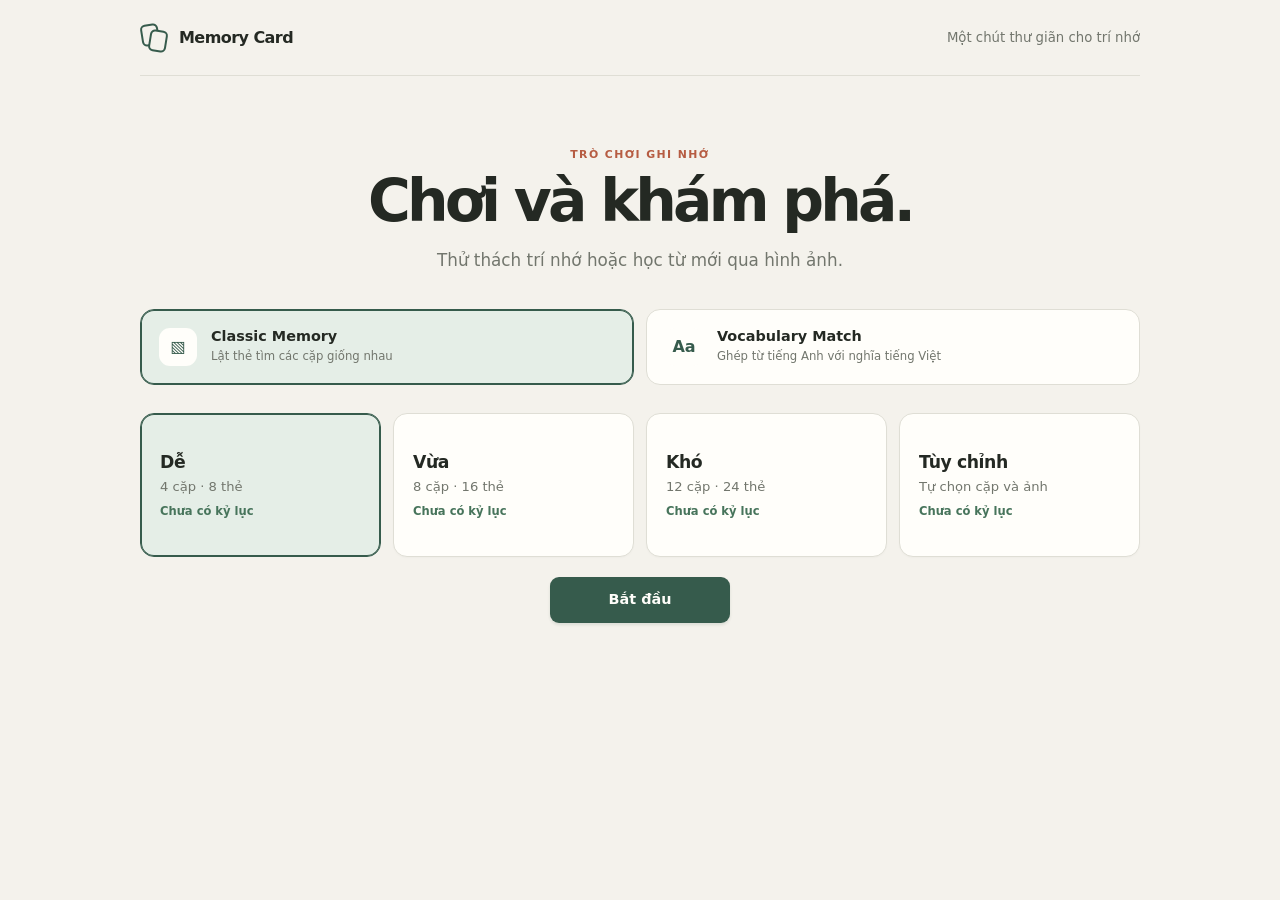
<file: index.html>
<!DOCTYPE html>
<html lang="vi">
<head>
  <meta charset="UTF-8">
  <meta name="viewport" content="width=device-width, initial-scale=1, viewport-fit=cover">
  <title>Memory Card</title>
  <link rel="stylesheet" href="Style.css">
</head>
<body>
  <main class="app">
    <header class="app-header">
      <div class="brand" aria-label="Memory Card">
        <span class="brand-mark" aria-hidden="true"><span></span><span></span></span>
        <span>Memory Card</span>
      </div>
      <span class="header-note">Một chút thư giãn cho trí nhớ</span>
    </header>

    <!-- Màn hình chọn độ khó -->
    <section id="menu-screen" class="screen">
      <div class="page-intro">
        <p class="eyebrow">TRÒ CHƠI GHI NHỚ</p>
        <h1 class="title">Chơi và khám phá.</h1>
        <p class="lead">Thử thách trí nhớ hoặc học từ mới qua hình ảnh.</p>
      </div>

      <div class="game-mode-switch" role="radiogroup" aria-label="Chọn trò chơi">
        <button type="button" class="game-mode-choice is-selected" role="radio" aria-checked="true" data-game-mode="classic">
          <span class="game-mode-icon" aria-hidden="true">▧</span>
          <span><strong>Classic Memory</strong><small>Lật thẻ tìm các cặp giống nhau</small></span>
        </button>
        <button type="button" class="game-mode-choice" role="radio" aria-checked="false" data-game-mode="vocabulary">
          <span class="game-mode-icon" aria-hidden="true">Aa</span>
          <span><strong>Vocabulary Match</strong><small>Ghép từ tiếng Anh với nghĩa tiếng Việt</small></span>
        </button>
      </div>

      <div id="classic-mode-settings">
        <div class="modes" role="radiogroup" aria-label="Độ khó">
        <button type="button" class="mode is-selected" role="radio" aria-checked="true" data-mode="easy">
          <span class="mode-name">Dễ</span>
          <span class="mode-info">4 cặp · 8 thẻ</span>
          <span class="mode-best" data-best="easy">Chưa có kỷ lục</span>
        </button>
        <button type="button" class="mode" role="radio" aria-checked="false" data-mode="medium">
          <span class="mode-name">Vừa</span>
          <span class="mode-info">8 cặp · 16 thẻ</span>
          <span class="mode-best" data-best="medium">Chưa có kỷ lục</span>
        </button>
        <button type="button" class="mode" role="radio" aria-checked="false" data-mode="hard">
          <span class="mode-name">Khó</span>
          <span class="mode-info">12 cặp · 24 thẻ</span>
          <span class="mode-best" data-best="hard">Chưa có kỷ lục</span>
        </button>
        <button type="button" class="mode" role="radio" aria-checked="false" data-mode="custom">
          <span class="mode-name">Tùy chỉnh</span>
          <span class="mode-info">Tự chọn cặp và ảnh</span>
          <span class="mode-best" data-best="custom">Chưa có kỷ lục</span>
        </button>
        </div>

        <button type="button" id="start-btn" class="btn btn-primary">Bắt đầu</button>

        <section id="custom-settings" class="custom-settings" aria-labelledby="custom-title" hidden>
        <div class="custom-heading">
          <div>
            <p class="eyebrow">TẠO VÁN CHƠI CỦA BẠN</p>
            <h2 id="custom-title">Chế độ tùy chỉnh</h2>
          </div>
          <span class="private-note">Ảnh chỉ lưu trên thiết bị này</span>
        </div>
        <div class="custom-config">
          <div class="custom-field">
            <label for="custom-pairs">Số cặp thẻ</label>
            <input id="custom-pairs" type="number" min="2" max="30" value="4" inputmode="numeric">
            <span class="field-help">Từ 2 đến 30 cặp</span>
          </div>
          <div class="custom-field upload-field">
            <label for="custom-files">Ảnh của bạn</label>
            <input id="custom-files" type="file" accept=".jpg,.jpeg,.png,.webp,image/jpeg,image/png,image/webp" multiple>
            <span class="field-help">JPG, PNG hoặc WEBP · tối đa 5 MB mỗi ảnh, 30 MB tổng</span>
          </div>
        </div>
        <div class="upload-summary">
          <p id="custom-image-count" class="custom-hint" aria-live="polite">Đã chọn 0 ảnh.</p>
          <p id="custom-message" class="custom-message" aria-live="polite"></p>
        </div>
        <section class="preview-section" aria-labelledby="preview-title">
          <div class="custom-preview-header">
            <h3 id="preview-title">Ảnh đã chọn</h3>
            <button type="button" id="clear-images-btn" class="btn btn-ghost btn-small">Xóa tất cả</button>
          </div>
          <ul id="custom-preview" class="custom-preview"></ul>
        </section>
        <p id="custom-error" class="custom-error" role="alert"></p>
        <div class="actions">
          <button type="button" id="custom-start-btn" class="btn btn-primary">Start Game</button>
          <button type="button" id="custom-back-btn" class="btn btn-ghost">Quay lại chọn chế độ</button>
        </div>
        </section>
      </div>

      <section id="vocabulary-settings" class="vocabulary-settings" aria-label="Cài đặt Vocabulary Match" hidden>
        <div class="vocab-mode-tabs" role="radiogroup" aria-label="Nguồn từ vựng">
          <button type="button" class="vocab-mode-tab is-selected" role="radio" aria-checked="true" data-vocab-source="random">Từ vựng ngẫu nhiên</button>
          <button type="button" class="vocab-mode-tab" role="radio" aria-checked="false" data-vocab-source="custom">Bộ từ của tôi</button>
        </div>

        <section id="random-vocab-panel" class="vocab-panel">
          <div class="vocab-panel-heading">
            <div><p class="eyebrow">LUYỆN TẬP THEO CHỦ ĐỀ</p><h2>Chọn bộ từ</h2></div>
            <p class="panel-description">Tìm từ tiếng Anh khớp với nghĩa và hình minh họa.</p>
          </div>
          <div class="vocab-config">
            <div class="custom-field">
              <label for="vocab-topic">Chủ đề</label>
              <select id="vocab-topic"></select>
            </div>
            <div class="custom-field">
              <label for="vocab-difficulty">Độ khó</label>
              <select id="vocab-difficulty">
                <option value="easy">Dễ · 5 từ</option>
                <option value="medium">Vừa · 8 từ</option>
                <option value="hard">Khó · 12 từ</option>
              </select>
            </div>
            <div class="custom-field">
              <label for="vocab-count">Số từ</label>
              <input id="vocab-count" type="number" min="2" max="12" value="5" inputmode="numeric">
              <span class="field-help">Từ 2 đến 12 từ mỗi lượt</span>
            </div>
          </div>
          <p id="random-vocab-error" class="custom-error" role="alert"></p>
          <div class="actions">
            <button type="button" id="random-vocab-start" class="btn btn-primary">Bắt đầu học</button>
          </div>
        </section>

        <section id="custom-vocab-panel" class="vocab-panel" hidden>
          <div class="vocab-panel-heading">
            <div><p class="eyebrow">TẠO NỘI DUNG CỦA RIÊNG BẠN</p><h2>Quản lý bộ từ</h2></div>
            <p class="panel-description">Bộ từ và nghĩa được lưu trên thiết bị này.</p>
          </div>

          <div class="deck-create">
            <div class="custom-field">
              <label for="new-vocab-deck-name">Tên bộ từ mới</label>
              <input id="new-vocab-deck-name" type="text" maxlength="60" placeholder="Ví dụ: Từ vựng du lịch">
            </div>
            <button type="button" id="create-vocab-deck" class="btn btn-ghost">Tạo bộ từ</button>
          </div>
          <div class="custom-field deck-select-field">
            <label for="vocab-deck-select">Bộ từ đang chỉnh sửa</label>
            <div class="deck-select-row">
              <select id="vocab-deck-select"></select>
              <button type="button" id="delete-vocab-deck" class="btn btn-ghost">Xóa bộ từ</button>
            </div>
          </div>

          <form id="vocabulary-form" class="vocab-entry-form">
            <h3 id="vocab-form-title">Thêm từ vựng</h3>
            <div class="vocab-entry-fields">
              <div class="custom-field">
                <label for="vocab-english">English Word <span aria-hidden="true">*</span></label>
                <input id="vocab-english" type="text" maxlength="80" required placeholder="Ví dụ: apple">
              </div>
              <div class="custom-field">
                <label for="vocab-meaning">Vietnamese Meaning <span aria-hidden="true">*</span></label>
                <input id="vocab-meaning" type="text" maxlength="160" required placeholder="Ví dụ: Quả táo">
              </div>
            </div>
            <div class="custom-field vocab-image-field">
              <label for="vocab-image">Ảnh minh họa (không bắt buộc)</label>
              <input id="vocab-image" type="file" accept=".jpg,.jpeg,.png,.webp,image/jpeg,image/png,image/webp">
              <div id="vocab-image-preview" class="vocab-image-preview" hidden></div>
              <span class="field-help">JPG, PNG hoặc WEBP · tối đa 5 MB. Ảnh được lưu cục bộ trong trình duyệt.</span>
            </div>
            <div class="actions form-actions">
              <button type="submit" id="save-vocab-word" class="btn btn-primary">Add Vocabulary</button>
              <button type="button" id="cancel-vocab-edit" class="btn btn-ghost" hidden>Hủy chỉnh sửa</button>
            </div>
            <p id="vocab-manager-error" class="custom-error" role="alert"></p>
          </form>

          <div class="vocab-list-heading">
            <h3>Từ trong bộ <span id="vocab-word-count">(0)</span></h3>
            <button type="button" id="preview-vocab-deck" class="btn btn-ghost btn-small">Xem trước</button>
          </div>
          <ul id="vocab-word-list" class="vocab-word-list"></ul>
          <div id="vocab-deck-preview" class="vocab-deck-preview" hidden></div>
          <p id="vocab-preview-error" class="custom-error" role="alert"></p>
          <p id="vocab-storage-status" class="storage-status" aria-live="polite"></p>
          <div class="actions">
            <button type="button" id="custom-vocab-start" class="btn btn-primary">Chơi bộ từ này</button>
          </div>
        </section>
      </section>
    </section>

    <!-- Màn hình chơi -->
    <section id="game-screen" class="screen" hidden>
      <div class="game-heading">
        <div>
          <p class="eyebrow">TẬP TRUNG MỘT CHÚT</p>
          <h1 class="game-title">Tìm những cặp giống nhau.</h1>
        </div>
        <span class="game-hint">Chọn hai thẻ mỗi lượt</span>
      </div>
      <div class="stats" aria-live="off">
        <div class="stat"><span class="stat-label">Lượt</span><span class="stat-value" id="stat-moves">0</span></div>
        <div class="stat"><span class="stat-label">Thời gian</span><span class="stat-value" id="stat-time">00:00</span></div>
        <div class="stat"><span class="stat-label">Cặp</span><span class="stat-value" id="stat-pairs">0/0</span></div>
        <div class="stat"><span class="stat-label">Chính xác</span><span class="stat-value" id="stat-accuracy">0%</span></div>
      </div>

      <div id="board" class="board" data-mode="easy"></div>

      <div class="actions">
        <button type="button" id="restart-btn" class="btn btn-primary">Chơi lại</button>
        <button type="button" id="menu-btn" class="btn btn-ghost">Đổi độ khó</button>
      </div>
    </section>

    <section id="vocabulary-game-screen" class="screen vocabulary-game-screen" hidden>
      <div class="game-heading">
        <div><p class="eyebrow">VOCABULARY MATCH</p><h1 id="vocab-game-title" class="game-title">Ghép từ và nghĩa.</h1></div>
        <span class="game-hint">Lật hai thẻ để tìm từ và nghĩa tương ứng</span>
      </div>
      <div class="vocab-stats stats" aria-live="off">
        <div class="stat"><span class="stat-label">Tổng cặp</span><span class="stat-value" id="vocab-stat-total">0</span></div>
        <div class="stat"><span class="stat-label">Đã ghép</span><span class="stat-value" id="vocab-stat-matched">0</span></div>
        <div class="stat"><span class="stat-label">Lượt ghép</span><span class="stat-value" id="vocab-stat-attempts">0</span></div>
        <div class="stat"><span class="stat-label">Cặp đúng</span><span class="stat-value" id="vocab-stat-correct">0</span></div>
        <div class="stat"><span class="stat-label">Chính xác</span><span class="stat-value" id="vocab-stat-accuracy">0%</span></div>
        <div class="stat"><span class="stat-label">Thời gian</span><span class="stat-value" id="vocab-stat-time">00:00</span></div>
      </div>
      <section class="vocab-board-section" aria-labelledby="vocab-board-title">
        <div class="vocab-column-heading">
          <h2 id="vocab-board-title">Các thẻ từ vựng</h2>
          <span id="vocab-cards-remaining" class="column-count"></span>
        </div>
        <div id="vocab-card-board" class="vocab-card-board"></div>
      </section>
      <div class="actions vocab-game-actions">
        <button type="button" id="vocab-restart-btn" class="btn btn-primary">Chơi lại</button>
        <button type="button" id="vocab-menu-btn" class="btn btn-ghost">Về bộ từ</button>
      </div>
      <p id="vocab-game-feedback" class="vocab-game-feedback" aria-live="polite"></p>
    </section>
  </main>

  <!-- Thông báo chiến thắng -->
  <div id="win-overlay" class="overlay" hidden>
    <div class="dialog" role="dialog" aria-modal="true" aria-labelledby="win-title">
      <div class="dialog-emoji" aria-hidden="true">🎉</div>
      <p class="eyebrow">HOÀN THÀNH VÁN CHƠI</p>
      <h2 id="win-title">Tuyệt vời!</h2>
      <p id="win-record" class="record" hidden>Kỷ lục mới!</p>
      <dl class="result">
        <div><dt>Lượt</dt><dd id="win-moves">0</dd></div>
        <div><dt>Thời gian</dt><dd id="win-time">00:00</dd></div>
        <div><dt>Chính xác</dt><dd id="win-accuracy">0%</dd></div>
      </dl>
      <p id="win-best" class="best-line"></p>
      <div class="actions">
        <button type="button" id="win-restart-btn" class="btn btn-primary">Chơi lại</button>
        <button type="button" id="win-menu-btn" class="btn btn-ghost">Đổi độ khó</button>
      </div>
    </div>
  </div>

  <div id="vocab-win-overlay" class="overlay" hidden>
    <div class="dialog vocab-dialog" role="dialog" aria-modal="true" aria-labelledby="vocab-win-title">
      <div class="dialog-emoji" aria-hidden="true">✦</div>
      <p class="eyebrow">HOÀN THÀNH BỘ TỪ</p>
      <h2 id="vocab-win-title">Bạn làm rất tốt!</h2>
      <p id="vocab-win-record" class="record" hidden>Kỷ lục mới!</p>
      <dl class="result vocab-result">
        <div><dt>Thời gian</dt><dd id="vocab-win-time">00:00</dd></div>
        <div><dt>Lượt ghép</dt><dd id="vocab-win-attempts">0</dd></div>
        <div><dt>Chính xác</dt><dd id="vocab-win-accuracy">0%</dd></div>
        <div><dt>Đúng</dt><dd id="vocab-win-correct">0/0</dd></div>
      </dl>
      <p id="vocab-win-best" class="best-line"></p>
      <div class="actions">
        <button type="button" id="vocab-win-restart" class="btn btn-primary">Chơi lại</button>
        <button type="button" id="vocab-win-menu" class="btn btn-ghost">Về bộ từ</button>
      </div>
    </div>
  </div>

  <script src="Script.js"></script>
</body>
</html>
</file>
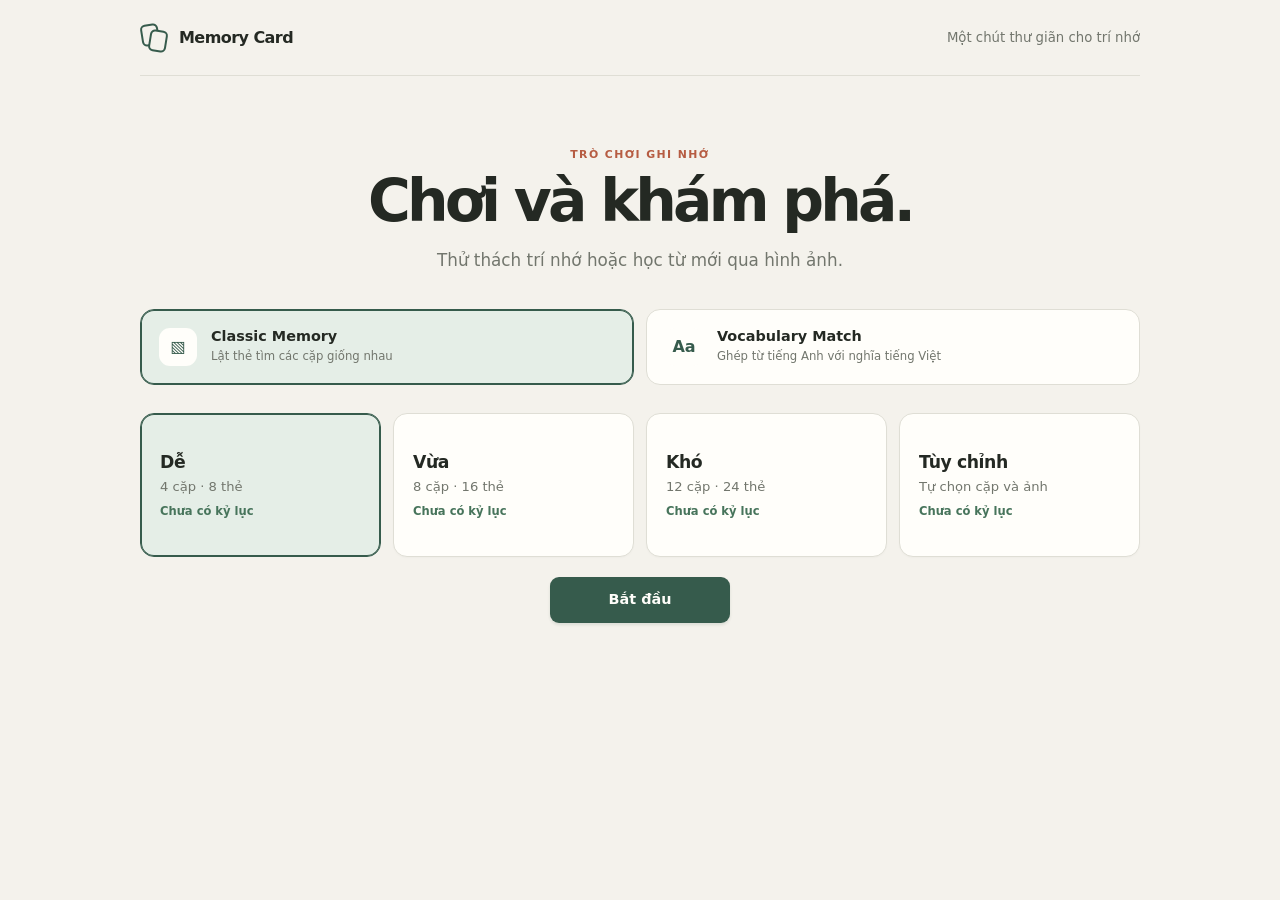
<file: Index.html>
<!DOCTYPE html>
<html lang="vi">
<head>
  <meta charset="UTF-8">
  <meta name="viewport" content="width=device-width, initial-scale=1, viewport-fit=cover">
  <title>Memory Card</title>
  <link rel="stylesheet" href="Style.css">
</head>
<body>
  <main class="app">
    <header class="app-header">
      <div class="brand" aria-label="Memory Card">
        <span class="brand-mark" aria-hidden="true"><span></span><span></span></span>
        <span>Memory Card</span>
      </div>
      <span class="header-note">Một chút thư giãn cho trí nhớ</span>
    </header>

    <!-- Màn hình chọn độ khó -->
    <section id="menu-screen" class="screen">
      <div class="page-intro">
        <p class="eyebrow">TRÒ CHƠI GHI NHỚ</p>
        <h1 class="title">Chơi và khám phá.</h1>
        <p class="lead">Thử thách trí nhớ hoặc học từ mới qua hình ảnh.</p>
      </div>

      <div class="game-mode-switch" role="radiogroup" aria-label="Chọn trò chơi">
        <button type="button" class="game-mode-choice is-selected" role="radio" aria-checked="true" data-game-mode="classic">
          <span class="game-mode-icon" aria-hidden="true">▧</span>
          <span><strong>Classic Memory</strong><small>Lật thẻ tìm các cặp giống nhau</small></span>
        </button>
        <button type="button" class="game-mode-choice" role="radio" aria-checked="false" data-game-mode="vocabulary">
          <span class="game-mode-icon" aria-hidden="true">Aa</span>
          <span><strong>Vocabulary Match</strong><small>Ghép từ tiếng Anh với nghĩa tiếng Việt</small></span>
        </button>
      </div>

      <div id="classic-mode-settings">
        <div class="modes" role="radiogroup" aria-label="Độ khó">
        <button type="button" class="mode is-selected" role="radio" aria-checked="true" data-mode="easy">
          <span class="mode-name">Dễ</span>
          <span class="mode-info">4 cặp · 8 thẻ</span>
          <span class="mode-best" data-best="easy">Chưa có kỷ lục</span>
        </button>
        <button type="button" class="mode" role="radio" aria-checked="false" data-mode="medium">
          <span class="mode-name">Vừa</span>
          <span class="mode-info">8 cặp · 16 thẻ</span>
          <span class="mode-best" data-best="medium">Chưa có kỷ lục</span>
        </button>
        <button type="button" class="mode" role="radio" aria-checked="false" data-mode="hard">
          <span class="mode-name">Khó</span>
          <span class="mode-info">12 cặp · 24 thẻ</span>
          <span class="mode-best" data-best="hard">Chưa có kỷ lục</span>
        </button>
        <button type="button" class="mode" role="radio" aria-checked="false" data-mode="custom">
          <span class="mode-name">Tùy chỉnh</span>
          <span class="mode-info">Tự chọn cặp và ảnh</span>
          <span class="mode-best" data-best="custom">Chưa có kỷ lục</span>
        </button>
        </div>

        <button type="button" id="start-btn" class="btn btn-primary">Bắt đầu</button>

        <section id="custom-settings" class="custom-settings" aria-labelledby="custom-title" hidden>
        <div class="custom-heading">
          <div>
            <p class="eyebrow">TẠO VÁN CHƠI CỦA BẠN</p>
            <h2 id="custom-title">Chế độ tùy chỉnh</h2>
          </div>
          <span class="private-note">Ảnh chỉ lưu trên thiết bị này</span>
        </div>
        <div class="custom-config">
          <div class="custom-field">
            <label for="custom-pairs">Số cặp thẻ</label>
            <input id="custom-pairs" type="number" min="2" max="30" value="4" inputmode="numeric">
            <span class="field-help">Từ 2 đến 30 cặp</span>
          </div>
          <div class="custom-field upload-field">
            <label for="custom-files">Ảnh của bạn</label>
            <input id="custom-files" type="file" accept=".jpg,.jpeg,.png,.webp,image/jpeg,image/png,image/webp" multiple>
            <span class="field-help">JPG, PNG hoặc WEBP · tối đa 5 MB mỗi ảnh, 30 MB tổng</span>
          </div>
        </div>
        <div class="upload-summary">
          <p id="custom-image-count" class="custom-hint" aria-live="polite">Đã chọn 0 ảnh.</p>
          <p id="custom-message" class="custom-message" aria-live="polite"></p>
        </div>
        <section class="preview-section" aria-labelledby="preview-title">
          <div class="custom-preview-header">
            <h3 id="preview-title">Ảnh đã chọn</h3>
            <button type="button" id="clear-images-btn" class="btn btn-ghost btn-small">Xóa tất cả</button>
          </div>
          <ul id="custom-preview" class="custom-preview"></ul>
        </section>
        <p id="custom-error" class="custom-error" role="alert"></p>
        <div class="actions">
          <button type="button" id="custom-start-btn" class="btn btn-primary">Start Game</button>
          <button type="button" id="custom-back-btn" class="btn btn-ghost">Quay lại chọn chế độ</button>
        </div>
        </section>
      </div>

      <section id="vocabulary-settings" class="vocabulary-settings" aria-label="Cài đặt Vocabulary Match" hidden>
        <div class="vocab-mode-tabs" role="radiogroup" aria-label="Nguồn từ vựng">
          <button type="button" class="vocab-mode-tab is-selected" role="radio" aria-checked="true" data-vocab-source="random">Từ vựng ngẫu nhiên</button>
          <button type="button" class="vocab-mode-tab" role="radio" aria-checked="false" data-vocab-source="custom">Bộ từ của tôi</button>
        </div>

        <section id="random-vocab-panel" class="vocab-panel">
          <div class="vocab-panel-heading">
            <div><p class="eyebrow">LUYỆN TẬP THEO CHỦ ĐỀ</p><h2>Chọn bộ từ</h2></div>
            <p class="panel-description">Tìm từ tiếng Anh khớp với nghĩa và hình minh họa.</p>
          </div>
          <div class="vocab-config">
            <div class="custom-field">
              <label for="vocab-topic">Chủ đề</label>
              <select id="vocab-topic"></select>
            </div>
            <div class="custom-field">
              <label for="vocab-difficulty">Độ khó</label>
              <select id="vocab-difficulty">
                <option value="easy">Dễ · 5 từ</option>
                <option value="medium">Vừa · 8 từ</option>
                <option value="hard">Khó · 12 từ</option>
              </select>
            </div>
            <div class="custom-field">
              <label for="vocab-count">Số từ</label>
              <input id="vocab-count" type="number" min="2" max="12" value="5" inputmode="numeric">
              <span class="field-help">Từ 2 đến 12 từ mỗi lượt</span>
            </div>
          </div>
          <p id="random-vocab-error" class="custom-error" role="alert"></p>
          <div class="actions">
            <button type="button" id="random-vocab-start" class="btn btn-primary">Bắt đầu học</button>
          </div>
        </section>

        <section id="custom-vocab-panel" class="vocab-panel" hidden>
          <div class="vocab-panel-heading">
            <div><p class="eyebrow">TẠO NỘI DUNG CỦA RIÊNG BẠN</p><h2>Quản lý bộ từ</h2></div>
            <p class="panel-description">Bộ từ và nghĩa được lưu trên thiết bị này.</p>
          </div>

          <div class="deck-create">
            <div class="custom-field">
              <label for="new-vocab-deck-name">Tên bộ từ mới</label>
              <input id="new-vocab-deck-name" type="text" maxlength="60" placeholder="Ví dụ: Từ vựng du lịch">
            </div>
            <button type="button" id="create-vocab-deck" class="btn btn-ghost">Tạo bộ từ</button>
          </div>
          <div class="custom-field deck-select-field">
            <label for="vocab-deck-select">Bộ từ đang chỉnh sửa</label>
            <div class="deck-select-row">
              <select id="vocab-deck-select"></select>
              <button type="button" id="delete-vocab-deck" class="btn btn-ghost">Xóa bộ từ</button>
            </div>
          </div>

          <form id="vocabulary-form" class="vocab-entry-form">
            <h3 id="vocab-form-title">Thêm từ vựng</h3>
            <div class="vocab-entry-fields">
              <div class="custom-field">
                <label for="vocab-english">English Word <span aria-hidden="true">*</span></label>
                <input id="vocab-english" type="text" maxlength="80" required placeholder="Ví dụ: apple">
              </div>
              <div class="custom-field">
                <label for="vocab-meaning">Vietnamese Meaning <span aria-hidden="true">*</span></label>
                <input id="vocab-meaning" type="text" maxlength="160" required placeholder="Ví dụ: Quả táo">
              </div>
            </div>
            <div class="custom-field vocab-image-field">
              <label for="vocab-image">Ảnh minh họa (không bắt buộc)</label>
              <input id="vocab-image" type="file" accept=".jpg,.jpeg,.png,.webp,image/jpeg,image/png,image/webp">
              <div id="vocab-image-preview" class="vocab-image-preview" hidden></div>
              <span class="field-help">JPG, PNG hoặc WEBP · tối đa 5 MB. Ảnh được lưu cục bộ trong trình duyệt.</span>
            </div>
            <div class="actions form-actions">
              <button type="submit" id="save-vocab-word" class="btn btn-primary">Add Vocabulary</button>
              <button type="button" id="cancel-vocab-edit" class="btn btn-ghost" hidden>Hủy chỉnh sửa</button>
            </div>
            <p id="vocab-manager-error" class="custom-error" role="alert"></p>
          </form>

          <div class="vocab-list-heading">
            <h3>Từ trong bộ <span id="vocab-word-count">(0)</span></h3>
            <button type="button" id="preview-vocab-deck" class="btn btn-ghost btn-small">Xem trước</button>
          </div>
          <ul id="vocab-word-list" class="vocab-word-list"></ul>
          <div id="vocab-deck-preview" class="vocab-deck-preview" hidden></div>
          <p id="vocab-preview-error" class="custom-error" role="alert"></p>
          <p id="vocab-storage-status" class="storage-status" aria-live="polite"></p>
          <div class="actions">
            <button type="button" id="custom-vocab-start" class="btn btn-primary">Chơi bộ từ này</button>
          </div>
        </section>
      </section>
    </section>

    <!-- Màn hình chơi -->
    <section id="game-screen" class="screen" hidden>
      <div class="game-heading">
        <div>
          <p class="eyebrow">TẬP TRUNG MỘT CHÚT</p>
          <h1 class="game-title">Tìm những cặp giống nhau.</h1>
        </div>
        <span class="game-hint">Chọn hai thẻ mỗi lượt</span>
      </div>
      <div class="stats" aria-live="off">
        <div class="stat"><span class="stat-label">Lượt</span><span class="stat-value" id="stat-moves">0</span></div>
        <div class="stat"><span class="stat-label">Thời gian</span><span class="stat-value" id="stat-time">00:00</span></div>
        <div class="stat"><span class="stat-label">Cặp</span><span class="stat-value" id="stat-pairs">0/0</span></div>
        <div class="stat"><span class="stat-label">Chính xác</span><span class="stat-value" id="stat-accuracy">0%</span></div>
      </div>

      <div id="board" class="board" data-mode="easy"></div>

      <div class="actions">
        <button type="button" id="restart-btn" class="btn btn-primary">Chơi lại</button>
        <button type="button" id="menu-btn" class="btn btn-ghost">Đổi độ khó</button>
      </div>
    </section>

    <section id="vocabulary-game-screen" class="screen vocabulary-game-screen" hidden>
      <div class="game-heading">
        <div><p class="eyebrow">VOCABULARY MATCH</p><h1 id="vocab-game-title" class="game-title">Ghép từ và nghĩa.</h1></div>
        <span class="game-hint">Chọn một từ và nghĩa tương ứng</span>
      </div>
      <div class="vocab-stats stats" aria-live="off">
        <div class="stat"><span class="stat-label">Tổng cặp</span><span class="stat-value" id="vocab-stat-total">0</span></div>
        <div class="stat"><span class="stat-label">Đã ghép</span><span class="stat-value" id="vocab-stat-matched">0</span></div>
        <div class="stat"><span class="stat-label">Lượt ghép</span><span class="stat-value" id="vocab-stat-attempts">0</span></div>
        <div class="stat"><span class="stat-label">Cặp đúng</span><span class="stat-value" id="vocab-stat-correct">0</span></div>
        <div class="stat"><span class="stat-label">Chính xác</span><span class="stat-value" id="vocab-stat-accuracy">0%</span></div>
        <div class="stat"><span class="stat-label">Thời gian</span><span class="stat-value" id="vocab-stat-time">00:00</span></div>
      </div>
      <div class="vocab-columns">
        <section class="vocab-column" aria-labelledby="english-column-title">
          <div class="vocab-column-heading"><h2 id="english-column-title">English words</h2><span id="english-remaining" class="column-count"></span></div>
          <div id="english-word-cards" class="vocab-card-list"></div>
        </section>
        <section class="vocab-column" aria-labelledby="meaning-column-title">
          <div class="vocab-column-heading"><h2 id="meaning-column-title">Nghĩa tiếng Việt</h2><span id="meaning-remaining" class="column-count"></span></div>
          <div id="vietnamese-meaning-cards" class="vocab-card-list"></div>
        </section>
      </div>
      <div class="actions vocab-game-actions">
        <button type="button" id="vocab-restart-btn" class="btn btn-primary">Chơi lại</button>
        <button type="button" id="vocab-menu-btn" class="btn btn-ghost">Về bộ từ</button>
      </div>
      <p id="vocab-game-feedback" class="vocab-game-feedback" aria-live="polite"></p>
    </section>
  </main>

  <!-- Thông báo chiến thắng -->
  <div id="win-overlay" class="overlay" hidden>
    <div class="dialog" role="dialog" aria-modal="true" aria-labelledby="win-title">
      <div class="dialog-emoji" aria-hidden="true">🎉</div>
      <p class="eyebrow">HOÀN THÀNH VÁN CHƠI</p>
      <h2 id="win-title">Tuyệt vời!</h2>
      <p id="win-record" class="record" hidden>Kỷ lục mới!</p>
      <dl class="result">
        <div><dt>Lượt</dt><dd id="win-moves">0</dd></div>
        <div><dt>Thời gian</dt><dd id="win-time">00:00</dd></div>
        <div><dt>Chính xác</dt><dd id="win-accuracy">0%</dd></div>
      </dl>
      <p id="win-best" class="best-line"></p>
      <div class="actions">
        <button type="button" id="win-restart-btn" class="btn btn-primary">Chơi lại</button>
        <button type="button" id="win-menu-btn" class="btn btn-ghost">Đổi độ khó</button>
      </div>
    </div>
  </div>

  <div id="vocab-win-overlay" class="overlay" hidden>
    <div class="dialog vocab-dialog" role="dialog" aria-modal="true" aria-labelledby="vocab-win-title">
      <div class="dialog-emoji" aria-hidden="true">✦</div>
      <p class="eyebrow">HOÀN THÀNH BỘ TỪ</p>
      <h2 id="vocab-win-title">Bạn làm rất tốt!</h2>
      <p id="vocab-win-record" class="record" hidden>Kỷ lục mới!</p>
      <dl class="result vocab-result">
        <div><dt>Thời gian</dt><dd id="vocab-win-time">00:00</dd></div>
        <div><dt>Lượt ghép</dt><dd id="vocab-win-attempts">0</dd></div>
        <div><dt>Chính xác</dt><dd id="vocab-win-accuracy">0%</dd></div>
        <div><dt>Đúng</dt><dd id="vocab-win-correct">0/0</dd></div>
      </dl>
      <p id="vocab-win-best" class="best-line"></p>
      <div class="actions">
        <button type="button" id="vocab-win-restart" class="btn btn-primary">Chơi lại</button>
        <button type="button" id="vocab-win-menu" class="btn btn-ghost">Về bộ từ</button>
      </div>
    </div>
  </div>

  <script src="Script.js"></script>
</body>
</html>
</file>
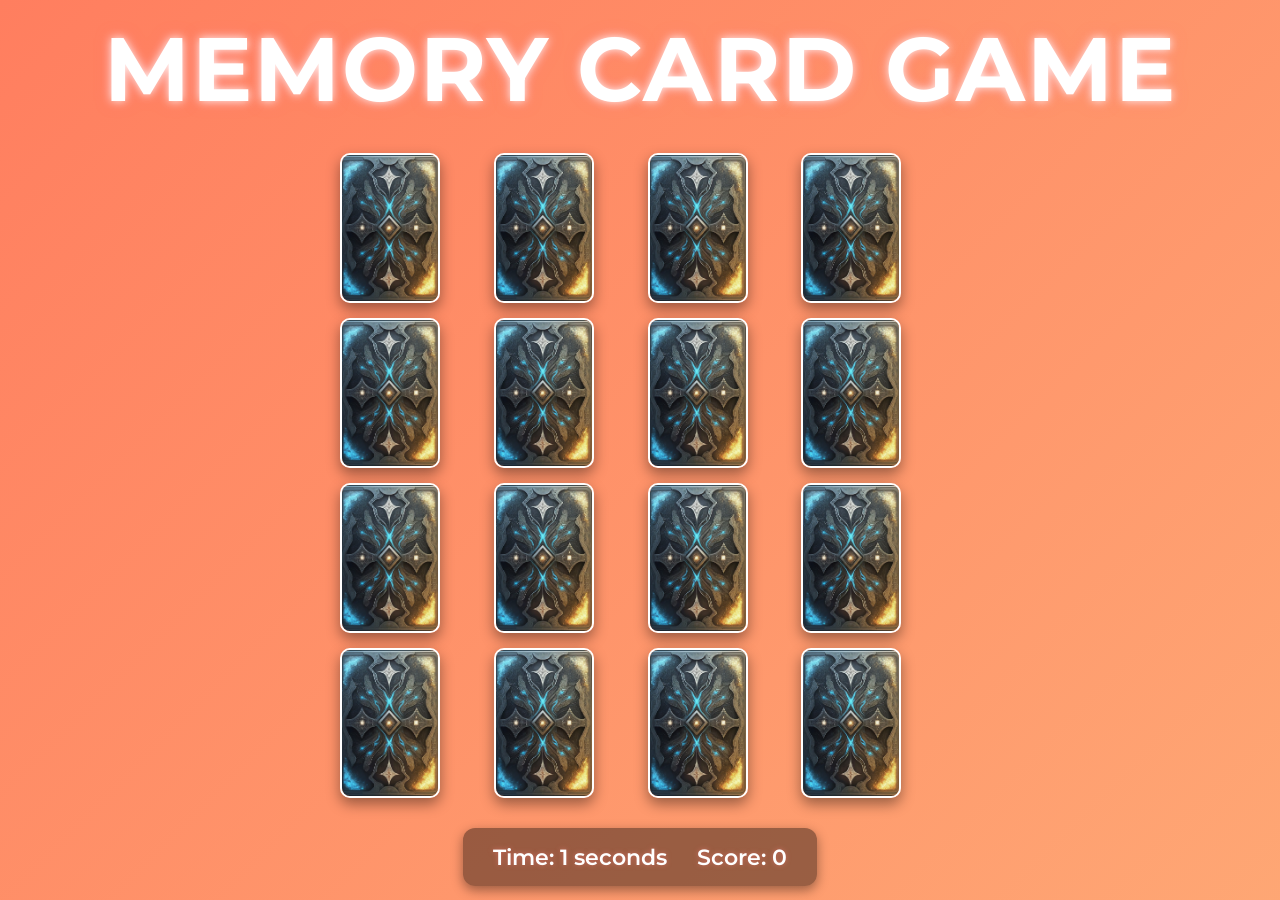
<file: memory-reference/index.html>
<!DOCTYPE html>
<html lang="en">
<head>
    <!-- Setting up character encoding and responsive viewport for cross-device compatibility -->
    <meta charset="UTF-8">
    <meta name="viewport" content="width=device-width, initial-scale=1.0">
    <title>Memory Card Game</title>
    <!-- Linking the enhanced stylesheet -->
    <link rel="stylesheet" href="styles.css">
    <!-- Importing Google Fonts for elegant, modern typography -->
    <link href="https://fonts.googleapis.com/css2?family=Montserrat:wght@400;600;700&display=swap" rel="stylesheet">
</head>
<body>
    <!-- Game title header -->
    <header>
        <h1>MEMORY CARD GAME</h1>
    </header>
    <!-- Game board containing all memory ./assets/card in a 4x4 grid -->
    <section class="game-board">
        <!-- Individual card with consistent front face and unique back face -->
        <div class="memory-card" data-framework="A">
            <img class="front-face" src="./assets/card.jpeg" alt="Card Front">
            <img class="back-face" src="./assets/img1.jpg" alt="Mickey">
        </div>
        <div class="memory-card" data-framework="A">
            <img class="front-face" src="./assets/card.jpeg" alt="Card Front">
            <img class="back-face" src="./assets/img1.jpg" alt="Mickey">
        </div>
        <div class="memory-card" data-framework="B">
            <img class="front-face" src="./assets/card.jpeg" alt="Card Front">
            <img class="back-face" src="./assets/img2.jpg" alt="Mowgli">
        </div>
        <div class="memory-card" data-framework="B">
            <img class="front-face" src="./assets/card.jpeg" alt="Card Front">
            <img class="back-face" src="./assets/img2.jpg" alt="Mowgli">
        </div>
        <div class="memory-card" data-framework="C">
            <img class="front-face" src="./assets/card.jpeg" alt="Card Front">
            <img class="back-face" src="./assets/img3.jpg" alt="Memory Card">
        </div>
        <div class="memory-card" data-framework="C">
            <img class="front-face" src="./assets/card.jpeg" alt="Card Front">
            <img class="back-face" src="./assets/img3.jpg" alt="Memory Card">
        </div>
        <div class="memory-card" data-framework="D">
            <img class="front-face" src="./assets/card.jpeg" alt="Card Front">
            <img class="back-face" src="./assets/img4.jpg" alt="Memory Card">
        </div>
        <div class="memory-card" data-framework="D">
            <img class="front-face" src="./assets/card.jpeg" alt="Card Front">
            <img class="back-face" src="./assets/img4.jpg" alt="Memory Card">
        </div>
        <div class="memory-card" data-framework="E">
            <img class="front-face" src="./assets/card.jpeg" alt="Card Front">
            <img class="back-face" src="./assets/img5.jpg" alt="Memory Card">
        </div>
        <div class="memory-card" data-framework="E">
            <img class="front-face" src="./assets/card.jpeg" alt="Card Front">
            <img class="back-face" src="./assets/img5.jpg" alt="Memory Card">
        </div>
        <div class="memory-card" data-framework="F">
            <img class="front-face" src="./assets/card.jpeg" alt="Card Front">
            <img class="back-face" src="./assets/img6.jpg" alt="Memory Card">
        </div>
        <div class="memory-card" data-framework="F">
            <img class="front-face" src="./assets/card.jpeg" alt="Card Front">
            <img class="back-face" src="./assets/img6.jpg" alt="Memory Card">
        </div>
        <div class="memory-card" data-framework="G">
            <img class="front-face" src="./assets/card.jpeg" alt="Card Front">
            <img class="back-face" src="./assets/img7.jpg" alt="Memory Card">
        </div>
        <div class="memory-card" data-framework="G">
            <img class="front-face" src="./assets/card.jpeg" alt="Card Front">
            <img class="back-face" src="./assets/img7.jpg" alt="Memory Card">
        </div>
        <div class="memory-card" data-framework="H">
            <img class="front-face" src="./assets/card.jpeg" alt="Card Front">
            <img class="back-face" src="./assets/img8.jpg" alt="Memory Card">
        </div>
        <div class="memory-card" data-framework="H">
            <img class="front-face" src="./assets/card.jpeg" alt="Card Front">
            <img class="back-face" src="./assets/img8.jpg" alt="Memory Card">
        </div>
    </section>
    <!-- Score and timer display -->
    <section class="score-board">
        <div>Time: <span id="time">0</span> seconds</div>
        <div>Score: <span id="score">0</span></div>
    </section>
    <!-- Enhanced congratulations popup with animation -->
    <div id="congratulations" class="hidden">
        <h2>Congratulations!</h2>
        <p>Your score is: <span id="final-score"></span></p>
        <p>Your time is: <span id="final-time"></span> seconds</p>
        <button id="replay-button">Play Again</button>
    </div>
    <!-- Linking the game logic script -->
    <script src="script.js"></script>
</body>
</html>
</file>
<file: Style.css>
@charset "UTF-8";

:root {
  color-scheme: light;
  --page: #f4f2ec;
  --surface: #fffefa;
  --surface-soft: #eeece4;
  --ink: #242923;
  --muted: #72766d;
  --line: #dfded5;
  --line-strong: #c9c8bd;
  --primary: #365b4c;
  --primary-hover: #29483b;
  --primary-soft: #e5eee7;
  --secondary: #b65c42;
  --match: #47745b;
  --match-soft: #e5eee5;
  --card-back: #365b4c;
  --card-back-hover: #426d5a;
  --radius-sm: 9px;
  --radius-md: 14px;
  --radius-lg: 20px;
  --shadow-card: 0 2px 6px rgba(34, 39, 33, 0.045), 0 12px 30px rgba(34, 39, 33, 0.055);
  --shadow-raised: 0 7px 18px rgba(34, 39, 33, 0.09);
  --space-1: 4px;
  --space-2: 8px;
  --space-3: 12px;
  --space-4: 16px;
  --space-5: 20px;
  --space-6: 24px;
  --space-8: 32px;
  --space-10: 40px;
  --flip-time: 420ms;
  font-family: Inter, ui-sans-serif, system-ui, -apple-system, BlinkMacSystemFont, "Segoe UI", sans-serif;
  font-synthesis: none;
  text-rendering: optimizeLegibility;
}

* { box-sizing: border-box; }

html { min-width: 320px; min-height: 100%; }

body {
  min-width: 320px;
  min-height: 100vh;
  margin: 0;
  padding: 0 max(20px, env(safe-area-inset-right)) max(36px, env(safe-area-inset-bottom)) max(20px, env(safe-area-inset-left));
  color: var(--ink);
  background: var(--page);
  -webkit-tap-highlight-color: transparent;
}

button, input { font: inherit; }
button { color: inherit; }
[hidden] { display: none !important; }

.app {
  width: min(100%, 1000px);
  margin: 0 auto;
}

.app-header {
  min-height: 76px;
  display: flex;
  align-items: center;
  justify-content: space-between;
  border-bottom: 1px solid var(--line);
}

.brand {
  display: inline-flex;
  align-items: center;
  gap: 11px;
  color: var(--ink);
  font-size: 1rem;
  font-weight: 750;
  letter-spacing: -0.035em;
  text-decoration: none;
}

.brand-mark {
  position: relative;
  width: 28px;
  height: 28px;
  display: inline-block;
}

.brand-mark span {
  position: absolute;
  width: 18px;
  height: 22px;
  border: 2px solid var(--primary);
  border-radius: 5px;
  background: var(--page);
}

.brand-mark span:first-child { top: 0; left: 1px; transform: rotate(-9deg); }
.brand-mark span:last-child { right: 1px; bottom: 0; transform: rotate(9deg); }
.header-note, .game-hint { color: var(--muted); font-size: 0.83rem; }

.screen { padding-top: clamp(36px, 7vw, 72px); }
.page-intro { max-width: 610px; margin: 0 auto 34px; text-align: center; }
.eyebrow {
  margin: 0 0 10px;
  color: var(--secondary);
  font-size: 0.68rem;
  font-weight: 750;
  letter-spacing: 0.13em;
}

.title, .game-title {
  margin: 0;
  font-size: clamp(2.2rem, 6vw, 3.65rem);
  font-weight: 720;
  letter-spacing: -0.065em;
  line-height: 1.06;
}

.lead {
  max-width: 440px;
  margin: 14px auto 0;
  color: var(--muted);
  font-size: clamp(0.94rem, 2vw, 1.05rem);
  line-height: 1.65;
}

.modes {
  display: grid;
  grid-template-columns: repeat(4, minmax(0, 1fr));
  gap: 12px;
  margin: 0 0 20px;
}

.mode {
  min-height: 144px;
  display: flex;
  flex-direction: column;
  align-items: flex-start;
  justify-content: center;
  gap: 7px;
  padding: 19px;
  border: 1px solid var(--line);
  border-radius: var(--radius-md);
  background: var(--surface);
  box-shadow: 0 1px 2px rgba(34, 39, 33, 0.025);
  text-align: left;
  cursor: pointer;
  transition: border-color 160ms ease, background-color 160ms ease, transform 160ms ease, box-shadow 160ms ease;
}

.mode:hover { transform: translateY(-2px); border-color: var(--line-strong); box-shadow: var(--shadow-card); }
.mode.is-selected { border-color: var(--primary); background: var(--primary-soft); box-shadow: inset 0 0 0 1px var(--primary); }
.mode:focus-visible { outline: 3px solid rgba(54, 91, 76, 0.25); outline-offset: 3px; }
.mode-name { font-size: 1.08rem; font-weight: 700; letter-spacing: -0.025em; }
.mode-info { color: var(--muted); font-size: 0.82rem; }
.mode-best { margin-top: 3px; color: var(--match); font-size: 0.72rem; font-weight: 650; }

.btn {
  min-height: 46px;
  display: inline-flex;
  align-items: center;
  justify-content: center;
  gap: 8px;
  padding: 0 21px;
  border: 1px solid transparent;
  border-radius: var(--radius-sm);
  font-size: 0.9rem;
  font-weight: 650;
  line-height: 1.2;
  text-decoration: none;
  cursor: pointer;
  transition: transform 120ms ease, background-color 150ms ease, color 150ms ease, border-color 150ms ease, box-shadow 150ms ease;
}

.btn:active:not(:disabled) { transform: translateY(1px); }
.btn:disabled { opacity: 0.45; cursor: not-allowed; }
.btn-primary { color: #fffefa; background: var(--primary); box-shadow: 0 2px 3px rgba(41, 72, 59, 0.12); }
.btn-primary:hover:not(:disabled) { background: var(--primary-hover); box-shadow: var(--shadow-raised); }
.btn-ghost { border-color: var(--line-strong); color: var(--ink); background: var(--surface); }
.btn-ghost:hover:not(:disabled) { border-color: var(--primary); background: var(--primary-soft); }
.btn-small { min-height: 34px; padding: 0 12px; font-size: 0.78rem; }
#start-btn { min-width: 180px; display: flex; margin: 0 auto; }
:focus-visible { outline: 3px solid rgba(54, 91, 76, 0.28); outline-offset: 3px; }

.custom-settings {
  max-width: 760px;
  margin: 0 auto;
  padding: clamp(18px, 4vw, 30px);
  border: 1px solid var(--line);
  border-radius: var(--radius-lg);
  background: var(--surface);
  box-shadow: var(--shadow-card);
  text-align: left;
  animation: panel-in 220ms ease both;
}

.custom-heading { display: flex; align-items: flex-end; justify-content: space-between; gap: 18px; margin-bottom: 25px; }
.custom-heading .eyebrow { margin-bottom: 6px; }
.custom-heading h2 { margin: 0; font-size: clamp(1.45rem, 4vw, 1.8rem); letter-spacing: -0.045em; }
.private-note { color: var(--muted); font-size: 0.75rem; }
.custom-config { display: grid; grid-template-columns: minmax(150px, 0.55fr) minmax(0, 1.45fr); gap: 16px; }
.custom-field { min-width: 0; display: flex; flex-direction: column; gap: 8px; margin-bottom: 18px; }
.custom-field label { font-size: 0.85rem; font-weight: 680; }
.custom-field input[type="number"] {
  width: 100%;
  min-height: 46px;
  padding: 8px 12px;
  border: 1px solid var(--line-strong);
  border-radius: var(--radius-sm);
  color: var(--ink);
  background: var(--surface);
}
.custom-field input:focus-visible { border-color: var(--primary); }
.custom-field input[type="file"] {
  width: 100%;
  min-height: 46px;
  padding: 5px;
  border: 1px dashed var(--line-strong);
  border-radius: var(--radius-sm);
  color: var(--muted);
  background: #faf9f5;
  font-size: 0.78rem;
}
.custom-field input[type="file"]::file-selector-button {
  min-height: 34px;
  margin-right: 10px;
  padding: 0 12px;
  border: 1px solid var(--line);
  border-radius: 6px;
  color: var(--ink);
  background: var(--surface);
  font: inherit;
  font-weight: 650;
  cursor: pointer;
}
.custom-field input[type="file"]::file-selector-button:hover { border-color: var(--primary); }
.field-help { color: var(--muted); font-size: 0.73rem; line-height: 1.45; }

.upload-summary {
  display: flex;
  align-items: flex-start;
  justify-content: space-between;
  gap: 18px;
  margin: 0 0 20px;
  padding: 13px 15px;
  border-radius: var(--radius-sm);
  background: var(--surface-soft);
}
.custom-hint, .custom-message { margin: 0; color: var(--muted); font-size: 0.78rem; line-height: 1.5; }
.custom-hint { flex: 0 0 auto; color: var(--ink); font-weight: 680; }
.custom-message { text-align: right; }
.custom-preview-header { display: flex; align-items: center; justify-content: space-between; gap: 12px; margin-bottom: 11px; }
.custom-preview-header h3 { margin: 0; font-size: 0.87rem; font-weight: 700; }
.custom-preview {
  min-height: 72px;
  display: grid;
  grid-template-columns: repeat(auto-fill, minmax(94px, 1fr));
  gap: 10px;
  margin: 0;
  padding: 12px;
  border: 1px solid var(--line);
  border-radius: var(--radius-md);
  background: #faf9f5;
  list-style: none;
}
.custom-preview:empty { min-height: 72px; }
.custom-preview-item { min-width: 0; padding: 6px; border: 1px solid var(--line); border-radius: 10px; background: var(--surface); }
.custom-preview-item img { display: block; width: 100%; aspect-ratio: 1; border-radius: 6px; object-fit: cover; }
.custom-preview-name { overflow: hidden; margin: 6px 0; font-size: 0.7rem; text-overflow: ellipsis; white-space: nowrap; }
.custom-remove-btn { width: 100%; }
.custom-error { min-height: 1.4em; margin: 9px 0 10px; color: #a13d2c; font-size: 0.78rem; font-weight: 620; }
.custom-settings .actions { justify-content: flex-start; }

.game-mode-switch {
  display: grid;
  grid-template-columns: repeat(2, minmax(0, 1fr));
  gap: 12px;
  margin: 0 0 28px;
}
.game-mode-choice {
  min-height: 76px;
  display: flex;
  align-items: center;
  gap: 14px;
  padding: 14px 18px;
  border: 1px solid var(--line);
  border-radius: var(--radius-md);
  background: var(--surface);
  text-align: left;
  cursor: pointer;
  transition: border-color 150ms ease, background-color 150ms ease, box-shadow 150ms ease;
}
.game-mode-choice:hover { border-color: var(--line-strong); }
.game-mode-choice.is-selected { border-color: var(--primary); background: var(--primary-soft); box-shadow: inset 0 0 0 1px var(--primary); }
.game-mode-icon {
  width: 38px;
  height: 38px;
  flex: 0 0 38px;
  display: grid;
  place-items: center;
  border-radius: 11px;
  color: var(--primary);
  background: var(--surface);
  font-size: 1rem;
  font-weight: 750;
}
.game-mode-choice strong, .game-mode-choice small { display: block; }
.game-mode-choice strong { font-size: 0.9rem; }
.game-mode-choice small { margin-top: 4px; color: var(--muted); font-size: 0.73rem; line-height: 1.4; }
.vocabulary-settings { max-width: 800px; margin: 0 auto; animation: panel-in 220ms ease both; }
.vocab-mode-tabs { display: flex; gap: 6px; margin-bottom: 16px; padding: 5px; border-radius: var(--radius-sm); background: #e8e6de; }
.vocab-mode-tab {
  min-height: 40px;
  flex: 1;
  padding: 7px 12px;
  border: 0;
  border-radius: 6px;
  color: var(--muted);
  background: transparent;
  font-size: 0.82rem;
  font-weight: 650;
  cursor: pointer;
}
.vocab-mode-tab.is-selected { color: var(--ink); background: var(--surface); box-shadow: 0 1px 3px rgba(34, 39, 33, 0.1); }
.vocab-panel {
  padding: clamp(18px, 4vw, 28px);
  border: 1px solid var(--line);
  border-radius: var(--radius-lg);
  background: var(--surface);
  box-shadow: var(--shadow-card);
  text-align: left;
}
.vocab-panel-heading { display: flex; align-items: flex-end; justify-content: space-between; gap: 18px; margin-bottom: 24px; }
.vocab-panel-heading .eyebrow { margin-bottom: 5px; }
.vocab-panel-heading h2 { margin: 0; font-size: 1.5rem; letter-spacing: -0.045em; }
.panel-description { max-width: 270px; margin: 0; color: var(--muted); font-size: 0.78rem; line-height: 1.5; text-align: right; }
.vocab-config { display: grid; grid-template-columns: 1.2fr 1fr 0.8fr; gap: 14px; }
.custom-field select {
  width: 100%;
  min-height: 46px;
  padding: 8px 34px 8px 12px;
  border: 1px solid var(--line-strong);
  border-radius: var(--radius-sm);
  color: var(--ink);
  background-color: var(--surface);
  font: inherit;
  font-size: 0.85rem;
}
.deck-create { display: flex; align-items: flex-end; gap: 12px; }
.deck-create .custom-field { flex: 1; }
.deck-create > .btn { margin-bottom: 18px; }
.deck-select-field { margin-bottom: 20px; }
.deck-select-row { display: flex; gap: 10px; }
.deck-select-row select { flex: 1; }
.vocab-entry-form { padding: 19px; border: 1px solid var(--line); border-radius: var(--radius-md); background: #faf9f5; }
.vocab-entry-form h3 { margin: 0 0 15px; font-size: 0.95rem; }
.vocab-entry-fields { display: grid; grid-template-columns: repeat(2, minmax(0, 1fr)); gap: 13px; }
.vocab-entry-fields .custom-field { margin-bottom: 12px; }
.vocab-entry-form label span { color: var(--secondary); }
.vocab-image-field { margin-bottom: 8px; }
.vocab-image-preview { display: flex; align-items: center; gap: 10px; color: var(--muted); font-size: 0.78rem; }
.vocab-image-preview img { width: 56px; height: 56px; border: 1px solid var(--line); border-radius: 8px; object-fit: cover; }
.vocab-image-preview span { overflow: hidden; max-width: 220px; text-overflow: ellipsis; white-space: nowrap; }
.vocab-entry-form .form-actions { justify-content: flex-start; margin-top: 13px; }
.vocab-list-heading { display: flex; align-items: center; justify-content: space-between; gap: 12px; margin: 22px 0 10px; }
.vocab-list-heading h3 { margin: 0; font-size: 0.9rem; }
.vocab-list-heading h3 span { color: var(--muted); font-weight: 500; }
.vocab-word-list { display: grid; gap: 7px; margin: 0; padding: 0; list-style: none; }
.vocab-word-item {
  min-width: 0;
  display: flex;
  align-items: center;
  justify-content: space-between;
  gap: 12px;
  padding: 10px 12px;
  border: 1px solid var(--line);
  border-radius: 10px;
  background: var(--surface);
}
.vocab-word-detail { min-width: 0; display: flex; align-items: center; gap: 10px; }
.vocab-word-detail img { width: 42px; height: 42px; flex: 0 0 42px; border-radius: 7px; object-fit: cover; }
.vocab-word-detail strong, .vocab-word-detail span { display: block; overflow: hidden; text-overflow: ellipsis; }
.vocab-word-detail strong { font-size: 0.82rem; }
.vocab-word-detail span { margin-top: 3px; color: var(--muted); font-size: 0.76rem; }
.vocab-word-actions { display: flex; gap: 6px; }
.vocab-empty { padding: 15px; border: 1px dashed var(--line-strong); border-radius: 10px; color: var(--muted); font-size: 0.8rem; text-align: center; }
.vocab-deck-preview { display: grid; grid-template-columns: repeat(auto-fill, minmax(118px, 1fr)); gap: 9px; margin: 13px 0; padding: 12px; border: 1px solid var(--line); border-radius: var(--radius-md); background: #faf9f5; }
.vocab-preview-card { min-width: 0; display: flex; flex-direction: column; gap: 5px; padding: 8px; border: 1px solid var(--line); border-radius: 10px; background: var(--surface); font-size: 0.72rem; }
.vocab-preview-card img { width: 100%; aspect-ratio: 1.5; border-radius: 6px; object-fit: cover; }
.vocab-preview-card strong { font-size: 0.78rem; }
.vocab-preview-card > span:last-child { color: var(--muted); }
.vocab-preview-illustration { display: grid; min-height: 64px; place-items: center; border-radius: 6px; color: var(--primary); background: var(--primary-soft); font-size: 1.3rem; }
.storage-status { min-height: 1.2em; margin: 8px 0 12px; color: var(--muted); font-size: 0.73rem; }

.game-heading { display: flex; align-items: flex-end; justify-content: space-between; gap: 16px; margin-bottom: 23px; }
.game-heading .eyebrow { margin-bottom: 7px; }
.game-title { font-size: clamp(1.65rem, 4.5vw, 2.5rem); }
.game-hint { padding-bottom: 5px; }
.stats { display: grid; grid-template-columns: repeat(4, minmax(0, 1fr)); gap: 10px; margin-bottom: 19px; }
.stat {
  min-width: 0;
  padding: 13px 16px;
  border: 1px solid var(--line);
  border-radius: var(--radius-md);
  background: var(--surface);
}
.stat-label { display: block; margin-bottom: 5px; color: var(--muted); font-size: 0.72rem; }
.stat-value { display: block; font-size: 1.16rem; font-weight: 720; font-variant-numeric: tabular-nums; letter-spacing: -0.025em; }

.board {
  display: grid;
  grid-template-columns: repeat(4, minmax(0, 1fr));
  gap: clamp(9px, 1.8vw, 15px);
  width: min(100%, 590px);
  margin: 0 auto 25px;
}
.board[data-mode="medium"] { width: min(100%, 680px); }
.board[data-mode="hard"] { width: min(100%, 720px); }
.board[data-mode="custom"] { grid-template-columns: repeat(6, minmax(0, 1fr)); width: min(100%, 820px); }

.card {
  position: relative;
  aspect-ratio: 1;
  padding: 0;
  border: 0;
  border-radius: var(--radius-md);
  background: transparent;
  cursor: pointer;
  perspective: 900px;
  font: inherit;
  -webkit-user-select: none;
  user-select: none;
}
.card-inner {
  position: absolute;
  inset: 0;
  transform-style: preserve-3d;
  transition: transform var(--flip-time) cubic-bezier(0.2, 0.72, 0.22, 1);
}
.card.is-flipped .card-inner { transform: rotateY(180deg); }
.card-face {
  position: absolute;
  inset: 0;
  display: flex;
  align-items: center;
  justify-content: center;
  overflow: hidden;
  border: 1px solid transparent;
  border-radius: var(--radius-md);
  backface-visibility: hidden;
  -webkit-backface-visibility: hidden;
  box-shadow: var(--shadow-card);
}
.card-back {
  border-color: rgba(24, 53, 42, 0.38);
  color: rgba(255, 254, 250, 0.76);
  background: var(--card-back);
  font-size: clamp(1.3rem, 4vw, 2rem);
  font-weight: 500;
  transition: background-color 150ms ease, box-shadow 150ms ease;
}
.card:not(.is-flipped):not(.is-matched):hover .card-back { background: var(--card-back-hover); box-shadow: var(--shadow-raised); }
.card-front {
  transform: rotateY(180deg);
  border-color: var(--line);
  background: var(--surface);
  font-size: clamp(1.7rem, 6vw, 3rem);
}
.card-front img { width: 100%; height: 100%; border-radius: inherit; object-fit: cover; }
.card:focus-visible { outline: 3px solid var(--secondary); outline-offset: 3px; }
.card.is-matched { cursor: default; }
.card.is-matched .card-front { border-color: var(--match); background: var(--match-soft); }
.card.is-matched.just-matched .card-inner { animation: match-pop 450ms ease-out; }
@keyframes match-pop {
  0% { transform: rotateY(180deg) scale(1); }
  45% { transform: rotateY(180deg) scale(1.055); }
  100% { transform: rotateY(180deg) scale(1); }
}
.actions { display: flex; align-items: center; justify-content: center; gap: 10px; flex-wrap: wrap; }

.vocabulary-game-screen { width: min(100%, 1120px); margin: 0 auto; }
.vocab-stats { grid-template-columns: repeat(6, minmax(0, 1fr)); }
.vocab-column-heading { display: flex; align-items: center; justify-content: space-between; gap: 8px; margin-bottom: 12px; }
.vocab-column-heading h2 { margin: 0; font-size: 0.94rem; letter-spacing: -0.02em; }
.column-count { color: var(--muted); font-size: 0.7rem; }
.vocab-board-section { min-width: 0; }
.vocab-card-board { display: grid; grid-template-columns: repeat(6, minmax(0, 1fr)); align-content: start; gap: 12px; }
.vocab-choice {
  position: relative;
  min-width: 0;
  width: 100%;
  aspect-ratio: 0.74;
  min-height: 135px;
  padding: 0;
  border: 0;
  border-radius: 13px;
  color: inherit;
  background: transparent;
  cursor: pointer;
  perspective: 1000px;
  -webkit-tap-highlight-color: transparent;
  transition: transform 160ms ease;
}
.vocab-choice:hover:not(:disabled):not(.is-flipped) { transform: translateY(-3px); }
.vocab-choice:disabled { cursor: default; }
.vocab-choice:focus-visible { outline: 3px solid var(--secondary); outline-offset: 3px; }
.vocab-card-inner { position: absolute; inset: 0; display: block; border-radius: inherit; transform-style: preserve-3d; transition: transform var(--flip-time) cubic-bezier(0.2, 0.72, 0.24, 1); }
.vocab-choice.is-flipped .vocab-card-inner { transform: rotateY(180deg); }
.vocab-card-face { position: absolute; inset: 0; display: flex; flex-direction: column; align-items: center; justify-content: center; gap: 10px; overflow: hidden; padding: 13px; border: 1px solid var(--line); border-radius: inherit; text-align: center; backface-visibility: hidden; -webkit-backface-visibility: hidden; box-shadow: var(--shadow-card); }
.vocab-card-back { border-color: rgba(24, 53, 42, 0.38); color: rgba(255, 254, 250, 0.76); background: var(--card-back); }
.vocab-card-back-mark { width: clamp(30px, 3vw, 38px); display: grid; gap: 5px; }
.vocab-card-back-line { display: block; height: 3px; border-radius: 2px; background: currentColor; opacity: 0.82; }
.vocab-card-back-line.is-long { width: 100%; }
.vocab-card-back-line.is-medium { width: 76%; }
.vocab-card-back-line.is-short { width: 54%; }
.vocab-card-back-label, .vocab-card-type { font-size: 0.62rem; font-weight: 750; letter-spacing: 0.12em; }
.vocab-card-front { transform: rotateY(180deg); color: var(--ink); background: #fffefa; }
.vocab-english-card .vocab-card-front { gap: 13px; }
.vocab-english-text { font-size: clamp(0.84rem, 1.7vw, 1.08rem); font-weight: 720; line-height: 1.3; overflow-wrap: anywhere; }
.vocab-card-type { color: var(--muted); }
.vocab-meaning-image { width: 100%; height: 54%; min-height: 0; border-radius: 8px; object-fit: cover; }
.vocab-meaning-illustration { display: grid; width: 48px; height: 48px; flex: 0 0 auto; place-items: center; border-radius: 50%; color: var(--primary); background: var(--primary-soft); font-size: 1.55rem; }
.vocab-meaning-text { max-width: 100%; font-size: clamp(0.72rem, 1.35vw, 0.9rem); font-weight: 620; line-height: 1.35; overflow-wrap: anywhere; }
.vocab-choice.is-matched .vocab-card-front { border-color: #9cbea5; color: #355a40; background: var(--match-soft); box-shadow: 0 0 0 2px rgba(71, 116, 91, 0.15), var(--shadow-card); }
.vocab-choice.is-matched { cursor: default; animation: vocab-match 360ms ease-out; }
.vocab-choice.is-incorrect .vocab-card-front { border-color: #c97b6c; color: #873e31; background: #f8e9e5; }
.vocab-choice.is-incorrect { animation: vocab-shake 260ms ease-in-out; }
.vocab-game-actions { margin-top: 18px; }
.vocab-game-feedback { min-height: 1.4em; margin: 10px 0 0; color: var(--muted); font-size: 0.82rem; text-align: center; }
.vocab-result { grid-template-columns: repeat(2, 1fr); }
@keyframes vocab-shake { 25% { translate: -4px 0; } 75% { translate: 4px 0; } }
@keyframes vocab-match { 45% { scale: 1.04; } }

.overlay {
  position: fixed;
  z-index: 10;
  inset: 0;
  display: flex;
  align-items: center;
  justify-content: center;
  padding: 20px;
  background: rgba(31, 37, 32, 0.5);
  animation: fade-in 160ms ease both;
}
.dialog {
  width: min(100%, 410px);
  padding: 32px;
  border: 1px solid var(--line);
  border-radius: var(--radius-lg);
  background: var(--surface);
  box-shadow: 0 18px 55px rgba(22, 30, 24, 0.2);
  text-align: center;
  animation: dialog-in 230ms cubic-bezier(0.2, 0.75, 0.25, 1) both;
}
.dialog-emoji { margin-bottom: 10px; font-size: 2.5rem; }
.dialog .eyebrow { margin-bottom: 7px; }
.dialog h2 { margin: 0; font-size: 1.8rem; letter-spacing: -0.05em; }
.record { margin: 8px 0 0; color: var(--match); font-size: 0.85rem; font-weight: 700; }
.result { display: grid; grid-template-columns: repeat(3, 1fr); gap: 8px; margin: 23px 0 15px; }
.result div { padding: 12px 5px; border-radius: var(--radius-sm); background: var(--surface-soft); }
.result dt { color: var(--muted); font-size: 0.7rem; }
.result dd { margin: 5px 0 0; font-size: 1.12rem; font-weight: 720; font-variant-numeric: tabular-nums; }
.best-line { margin: 0 0 22px; color: var(--muted); font-size: 0.82rem; }

@keyframes fade-in { from { opacity: 0; } to { opacity: 1; } }
@keyframes dialog-in { from { opacity: 0; transform: translateY(8px) scale(0.985); } to { opacity: 1; transform: none; } }
@keyframes panel-in { from { opacity: 0; transform: translateY(5px); } to { opacity: 1; transform: none; } }

@media (max-width: 900px) {
  .vocab-card-board { grid-template-columns: repeat(4, minmax(0, 1fr)); gap: 10px; }
}

@media (max-width: 760px) {
  .modes { grid-template-columns: repeat(2, minmax(0, 1fr)); }
  .mode { min-height: 122px; padding: 16px; }
  .board[data-mode="hard"] { width: min(100%, 620px); }
}

@media (max-width: 520px) {
  body { padding-right: max(14px, env(safe-area-inset-right)); padding-left: max(14px, env(safe-area-inset-left)); }
  .app-header { min-height: 62px; }
  .header-note { max-width: 145px; font-size: 0.7rem; text-align: right; }
  .screen { padding-top: 38px; }
  .game-mode-switch { gap: 8px; margin-bottom: 20px; }
  .game-mode-choice { align-items: flex-start; flex-direction: column; gap: 8px; min-height: 117px; padding: 12px; }
  .game-mode-choice small { font-size: 0.67rem; }
  .page-intro { margin-bottom: 25px; }
  .title { font-size: clamp(2.15rem, 11vw, 3rem); }
  .lead { max-width: 340px; font-size: 0.92rem; }
  .modes { gap: 9px; margin-bottom: 16px; }
  .mode { min-height: 118px; gap: 6px; padding: 13px; border-radius: 12px; }
  .mode-name { font-size: 0.98rem; }
  .mode-info { font-size: 0.75rem; }
  .mode-best { font-size: 0.67rem; }
  .custom-settings { padding: 17px; border-radius: 16px; }
  .vocab-panel { padding: 17px; border-radius: 16px; }
  .vocab-panel-heading { align-items: flex-start; flex-direction: column; gap: 7px; margin-bottom: 18px; }
  .panel-description { text-align: left; }
  .vocab-config, .vocab-entry-fields { grid-template-columns: 1fr; gap: 0; }
  .deck-create { align-items: stretch; flex-direction: column; gap: 0; }
  .deck-create > .btn { align-self: flex-start; margin: -5px 0 16px; }
  .deck-select-row { align-items: stretch; flex-direction: column; }
  .vocab-word-item { align-items: flex-start; flex-direction: column; }
  .vocab-word-actions { width: 100%; justify-content: flex-end; }
  .vocab-stats { grid-template-columns: repeat(3, minmax(0, 1fr)); }
  .vocab-card-board { grid-template-columns: repeat(3, minmax(0, 1fr)); gap: 8px; }
  .vocab-choice { min-height: 112px; border-radius: 10px; }
  .vocab-card-face { gap: 7px; padding: 9px; border-radius: inherit; }
  .vocab-meaning-image { width: 100%; height: 52%; border-radius: 6px; }
  .vocab-meaning-illustration { width: 38px; height: 38px; font-size: 1.25rem; }
  .vocab-card-back-label, .vocab-card-type { font-size: 0.54rem; }
  .vocab-meaning-text { font-size: 0.72rem; }
  .custom-heading { align-items: flex-start; flex-direction: column; gap: 7px; margin-bottom: 20px; }
  .custom-config { grid-template-columns: 1fr; gap: 0; }
  .custom-field { margin-bottom: 15px; }
  .upload-summary { flex-direction: column; gap: 5px; }
  .custom-message { text-align: left; }
  .custom-preview { grid-template-columns: repeat(auto-fill, minmax(82px, 1fr)); gap: 7px; padding: 8px; }
  .game-heading { align-items: flex-start; flex-direction: column; gap: 8px; margin-bottom: 18px; }
  .game-title { font-size: 1.8rem; }
  .game-hint { font-size: 0.75rem; }
  .stats { gap: 7px; margin-bottom: 15px; }
  .stat { padding: 10px 8px; border-radius: 11px; }
  .stat-label { font-size: 0.64rem; }
  .stat-value { font-size: 1rem; }
  .board { gap: 8px; margin-bottom: 19px; }
  .board[data-mode="custom"] { grid-template-columns: repeat(4, minmax(0, 1fr)); }
  .board[data-mode="hard"] { grid-template-columns: repeat(6, minmax(0, 1fr)); gap: 6px; }
  .card, .card-face { border-radius: 10px; }
  .dialog { padding: 27px 19px; }
  .actions { gap: 8px; }
  .actions .btn { flex: 1 1 auto; }
}

@media (max-width: 360px) {
  .mode { padding: 11px; }
  .mode-info { font-size: 0.69rem; }
  .board[data-mode="hard"] { gap: 4px; }
  .card, .card-face { border-radius: 8px; }
  .vocab-card-board { gap: 6px; }
  .vocab-card-face { padding: 7px; }
}

@media (prefers-reduced-motion: reduce) {
  *, *::before, *::after { scroll-behavior: auto !important; animation-duration: 0.01ms !important; animation-iteration-count: 1 !important; transition-duration: 0.01ms !important; }
}
</file>
<file: memory-reference/styles.css>
/* Resetting default margins and paddings for consistent rendering across browsers */
* {
    margin: 0;
    padding: 0;
    box-sizing: border-box;
}

/* Styling the body with an attractive, gradient background */
body {
    display: flex;
    flex-direction: column;
    justify-content: center;
    align-items: center;
    min-height: 100vh;
    background: linear-gradient(135deg, #ff7e5f, #feb47b, #86a8e7, #91eae4); /* Vibrant multi-color gradient for a lively, attractive look */
    background-size: 400% 400%; /* Large gradient size for smooth animation */
    animation: gradientShift 15s ease infinite; /* Smooth background animation */
    font-family: 'Montserrat', Arial, sans-serif; /* Elegant, modern font */
}

/* Keyframes for animated gradient background */
@keyframes gradientShift {
    0% { background-position: 0% 50%; }
    50% { background-position: 100% 50%; }
    100% { background-position: 0% 50%; }
}

/* Styling the header with bold, glowing typography */
header {
    color: #ffffff;
    font-size: 2.8rem;
    margin-bottom: 30px;
    text-shadow: 0 0 10px rgba(255, 255, 255, 0.9), 0 0 15px rgba(255, 127, 127, 0.7);
    font-weight: 700;
    letter-spacing: 2px;
}

/* Setting up the game board as a 4x4 grid without any background or box */
.game-board {
    display: grid;
    grid-template-columns: repeat(4, 1fr);
    gap: 15px;
    width: 90%;
    max-width: 600px;
}

/* Styling individual memory cards with fixed dimensions and smooth transitions */
.memory-card {
    width: 100px;
    height: 150px;
    position: relative;
    transform: scale(1);
    transform-style: preserve-3d;
    transition: transform 0.4s ease-in-out, box-shadow 0.3s ease;
    cursor: pointer;
    box-shadow: 0 6px 14px rgba(0, 0, 0, 0.4);
    border-radius: 10px;
}

/* Adding hover effect for interactive feedback */
.memory-card:hover {
    transform: scale(1.06);
    box-shadow: 0 8px 18px rgba(0, 0, 0, 0.5), 0 0 10px rgba(255, 127, 127, 0.4);
}

/* Applying flip animation for matched cards */
.memory-card.flip {
    transform: rotateY(180deg);
}

/* Styling card faces with rounded corners and proper image scaling */
.memory-card .front-face,
.memory-card .back-face {
    width: 100%;
    height: 100%;
    position: absolute;
    backface-visibility: hidden;
    border-radius: 10px;
    border: 2px solid #ffffff;
    object-fit: cover; /* Ensure images fit without distortion */
}

/* Rotating back face for flip effect */
.memory-card .back-face {
    transform: rotateY(180deg);
}

/* Styling the score board with a vibrant, semi-transparent look */
.score-board {
    margin-top: 30px;
    color: #ffffff;
    font-size: 1.4rem;
    background: rgba(0, 0, 0, 0.4);
    padding: 15px 30px;
    border-radius: 12px;
    display: flex;
    gap: 30px;
    box-shadow: 0 4px 12px rgba(0, 0, 0, 0.4);
    font-weight: 600;
    text-shadow: 0 0 5px rgba(255, 127, 127, 0.5);
}

/* Hiding elements when not needed */
.hidden {
    display: none;
}

/* Styling the congratulations popup with a vibrant, celebratory design */
#congratulations {
    position: fixed;
    top: 50%;
    left: 50%;
    transform: translate(-50%, -50%) scale(0.7);
    background: linear-gradient(135deg, #ffffff, #ffebee); /* White to soft pink gradient */
    padding: 40px 60px;
    text-align: center;
    border-radius: 20px;
    box-shadow: 0 12px 24px rgba(0, 0, 0, 0.5), 0 0 10px rgba(255, 127, 127, 0.4);
    opacity: 0;
    transition: transform 0.5s ease, opacity 0.5s ease;
    border: 3px solid #ff7e5f;
}

/* Animating the popup to scale up and fade in when shown */
#congratulations:not(.hidden) {
    transform: translate(-50%, -50%) scale(1);
    opacity: 1;
}

/* Styling the popup title with a bold, vibrant look */
#congratulations h2 {
    color: #d32f2f;
    font-size: 2.3rem;
    margin-bottom: 20px;
    font-weight: 700;
    text-shadow: 0 0 5px rgba(255, 127, 127, 0.6);
}

/* Styling the popup text for clarity and elegance */
#congratulations p {
    color: #3e2723;
    font-size: 1.3rem;
    margin: 15px 0;
    font-weight: 400;
}

/* Styling the replay button with a vibrant color and interactive effects */
#congratulations button {
    background: #ff7e5f;
    color: #ffffff;
    border: none;
    padding: 12px 30px;
    font-size: 1.2rem;
    border-radius: 12px;
    cursor: pointer;
    transition: background 0.3s ease, transform 0.2s ease, box-shadow 0.3s ease;
    font-weight: 600;
}

/* Adding hover effect to the replay button for interactivity */
#congratulations button:hover {
    background: #eb6b4e;
    transform: scale(1.1);
    box-shadow: 0 4px 12px rgba(0, 0, 0, 0.4);
}
</file>
